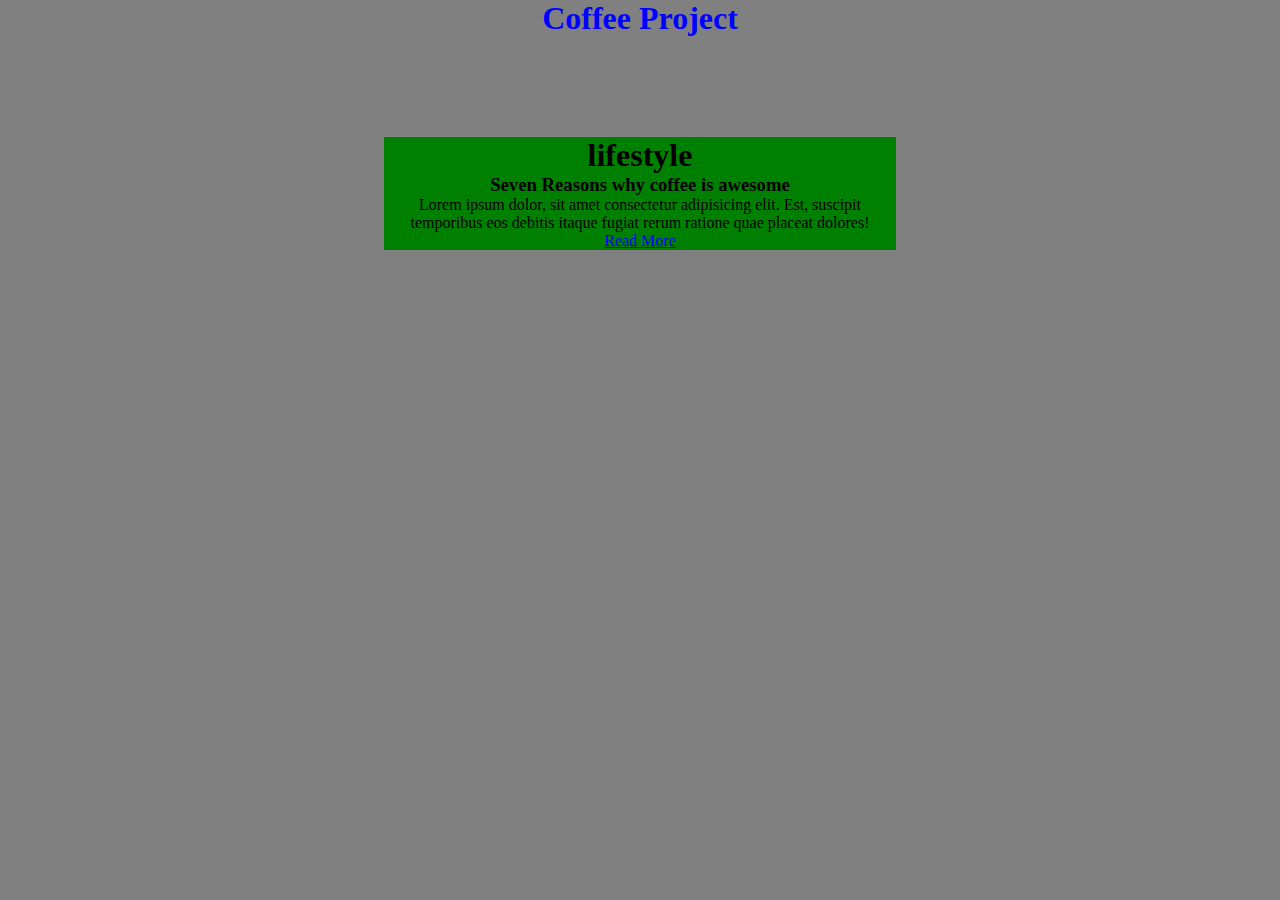
<file: index.html>
<!DOCTYPE html>
<html lang="en">
<head>
    <meta charset="UTF-8">
    <meta name="viewport" content="width=device-width, initial-scale=1.0">
    <title>Document</title>
    <link rel="stylesheet" href="styles.css">
</head>
<body>

<section>
    <div class="blog-title">
        <h1>Coffee Project</h1>
    </div>
    <div class="blog-center">
        <div class="blog-content">
            <h1>lifestyle</h1>
            <h3>Seven Reasons why coffee is awesome</h3>
            <p>Lorem ipsum dolor, sit amet consectetur adipisicing elit. Est, suscipit temporibus eos debitis itaque fugiat rerum ratione quae placeat dolores!</p>
            <a href="#">Read More</a>
        </div>
    </div>
    
</section>
    
</body>
</html>
</file>
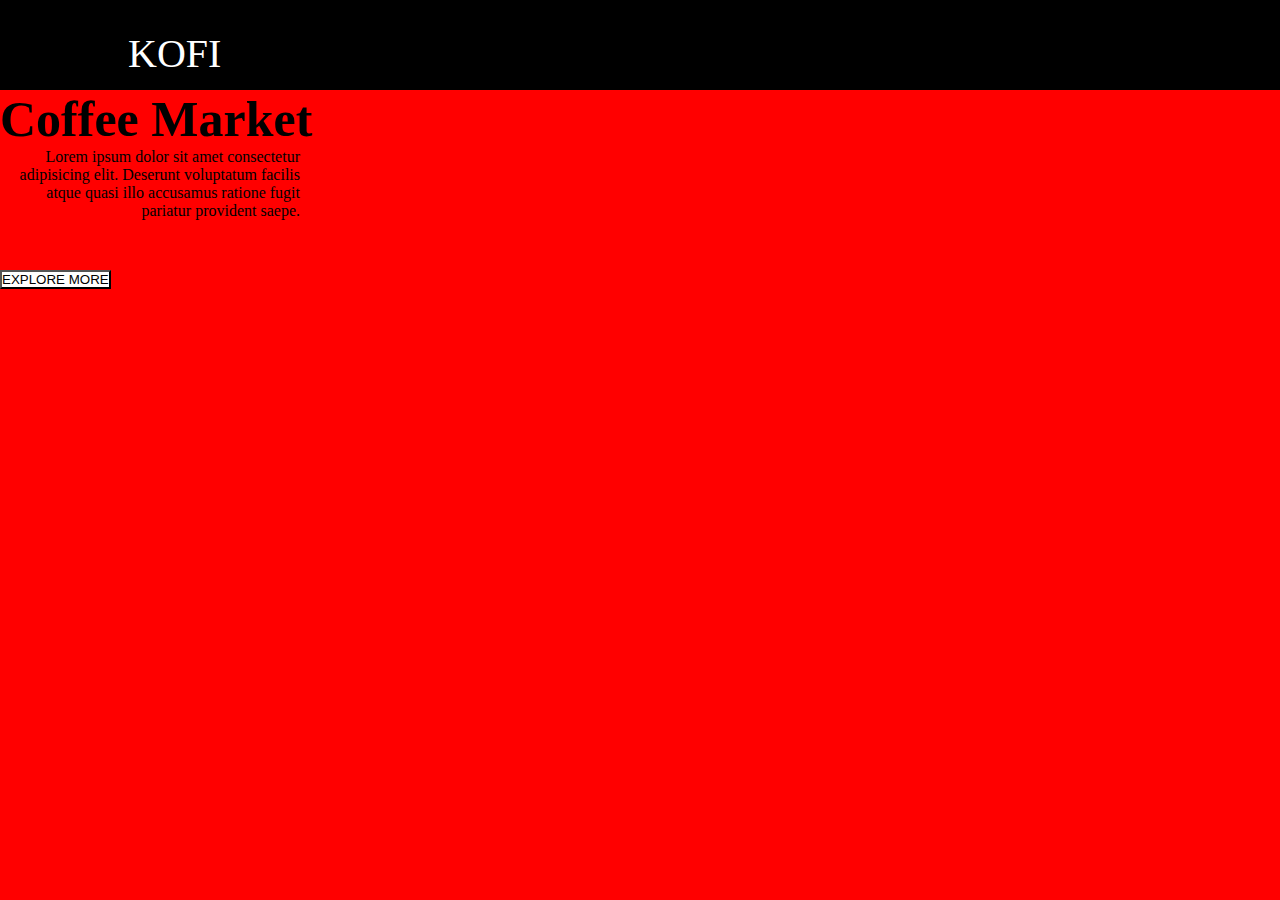
<file: background_images_center_2/index.html>
<!DOCTYPE html>
<html lang="en">
<head>
    <meta charset="UTF-8">
    <meta name="viewport" content="width=device-width, initial-scale=1.0">
    <link rel="stylesheet" href="styles.css">
    <title>Background Project 2</title>
<body>
    <div class="nav">
        <div class="nav-center">
            <span class="nav-title">kofi</span>
        </div>
    </div>
    <div class="hero">
        <div class="hero-center">
            <h2>Coffee Market</h2>
            <p>Lorem ipsum dolor sit amet consectetur adipisicing elit. Deserunt voluptatum facilis atque quasi illo accusamus ratione fugit pariatur provident saepe.</p>
            <button class="btn">Explore More</button>
        </div>
    </div>
</head>
<body>
    
</body>
</html>
</file>
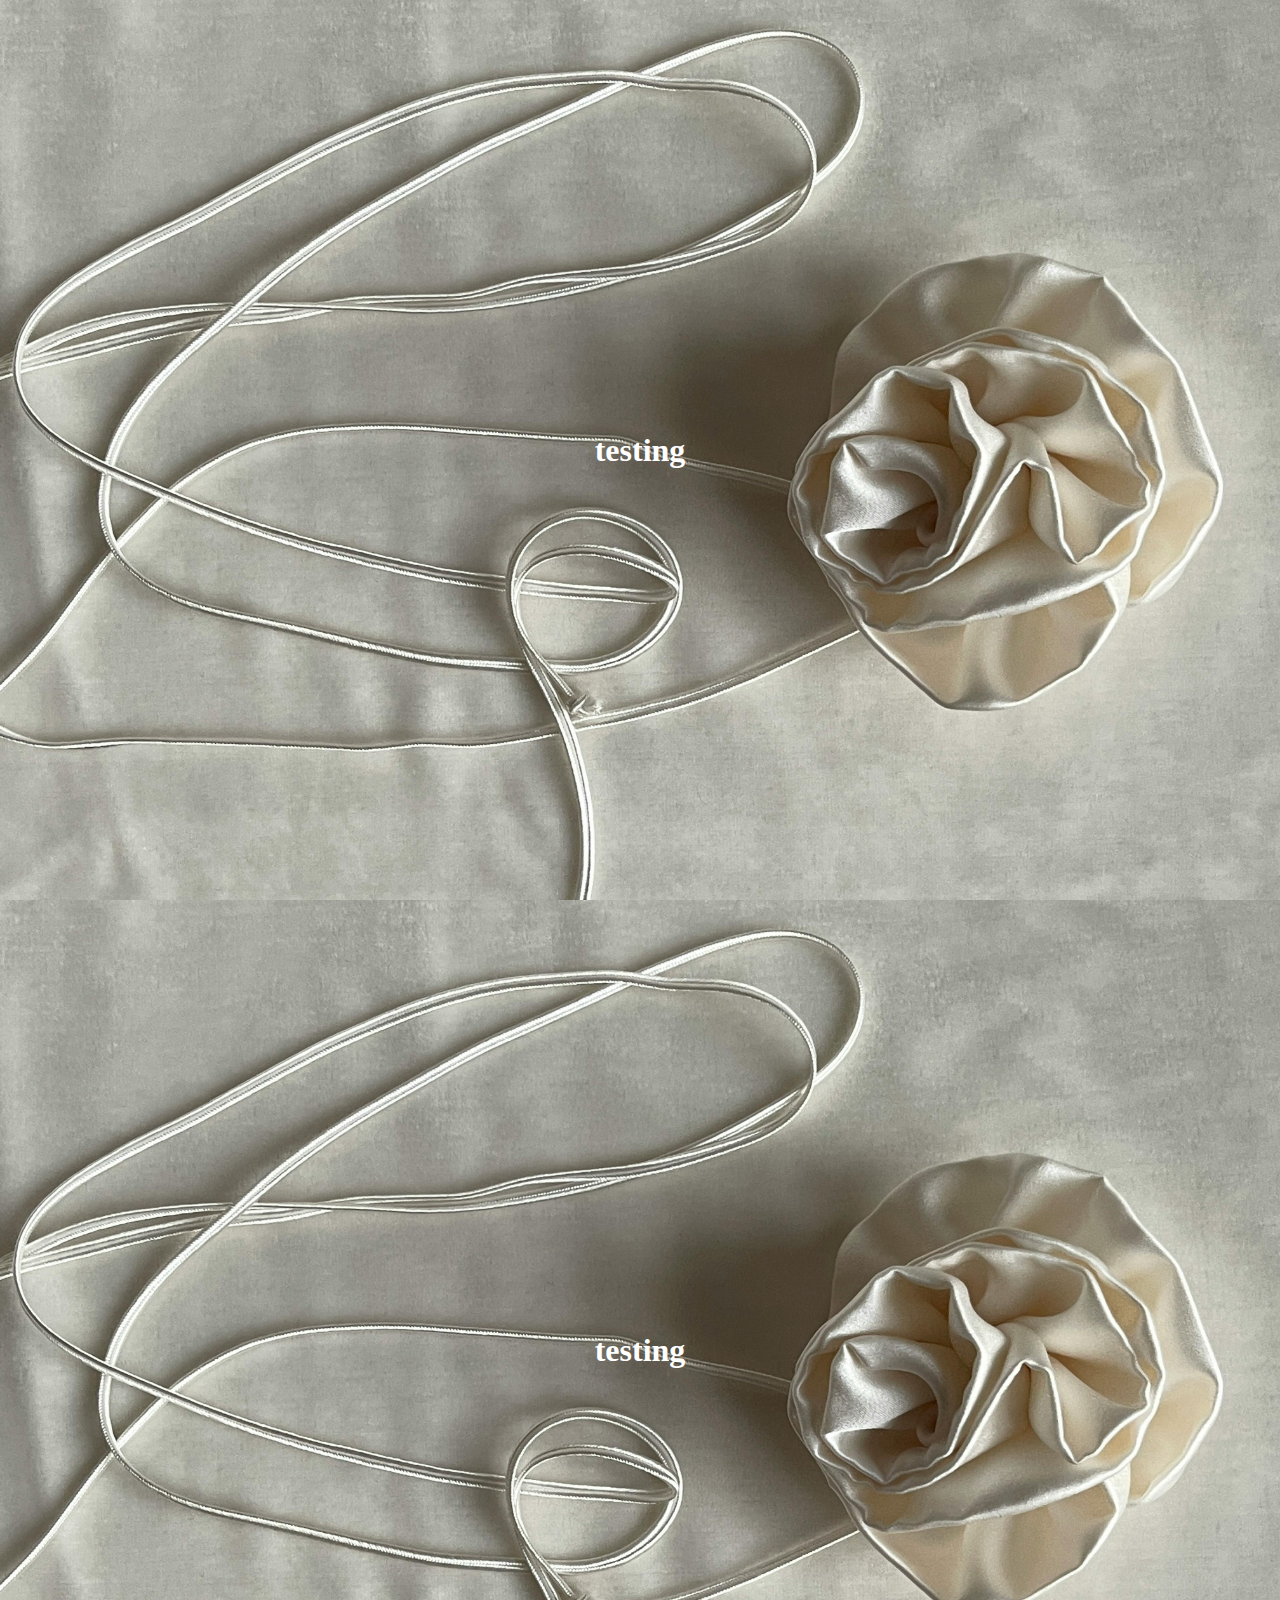
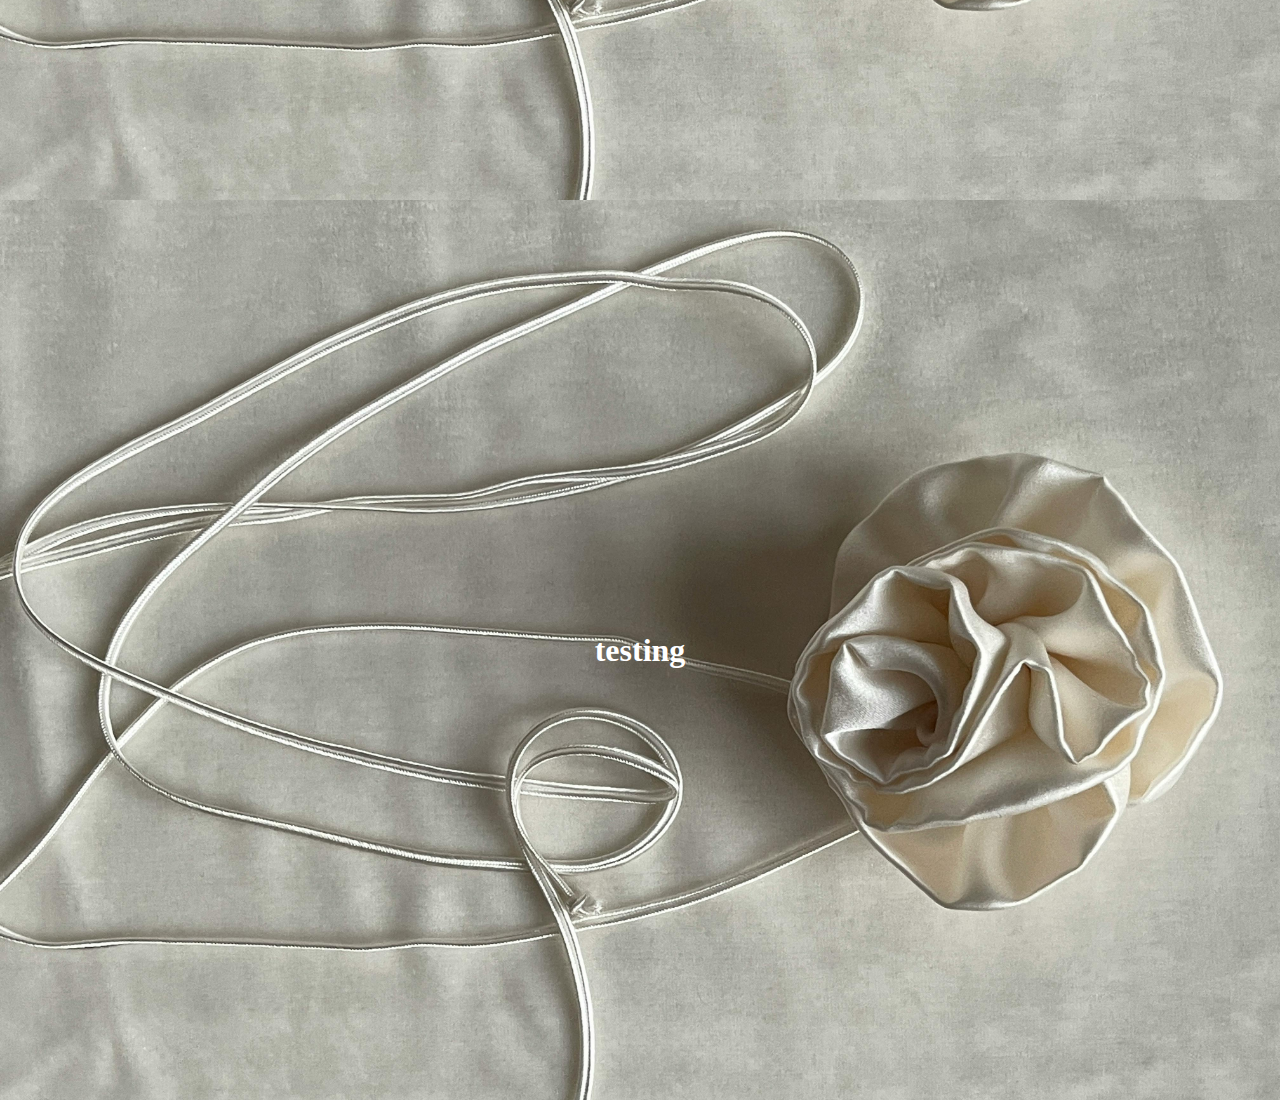
<file: background_images_project/index.html>
<!DOCTYPE html>
<html lang="en">
<head>
    <meta charset="UTF-8">
    <meta name="viewport" content="width=device-width,
 initial-scale=1.0">
    <title>Document</title>
    <link rel="stylesheet" href="styles.css">
</head>
<body>
    <div class="container">
        <div class="image_one">
            <h1>testing</h1>  
        </div>
        <div class="image_two">
            <h1>testing</h1>  
        </div>
        
        <div class="image_three">
            <h1>testing</h1>  
        </div>
        
    </div>
    
    
</body>
</html>
</file>
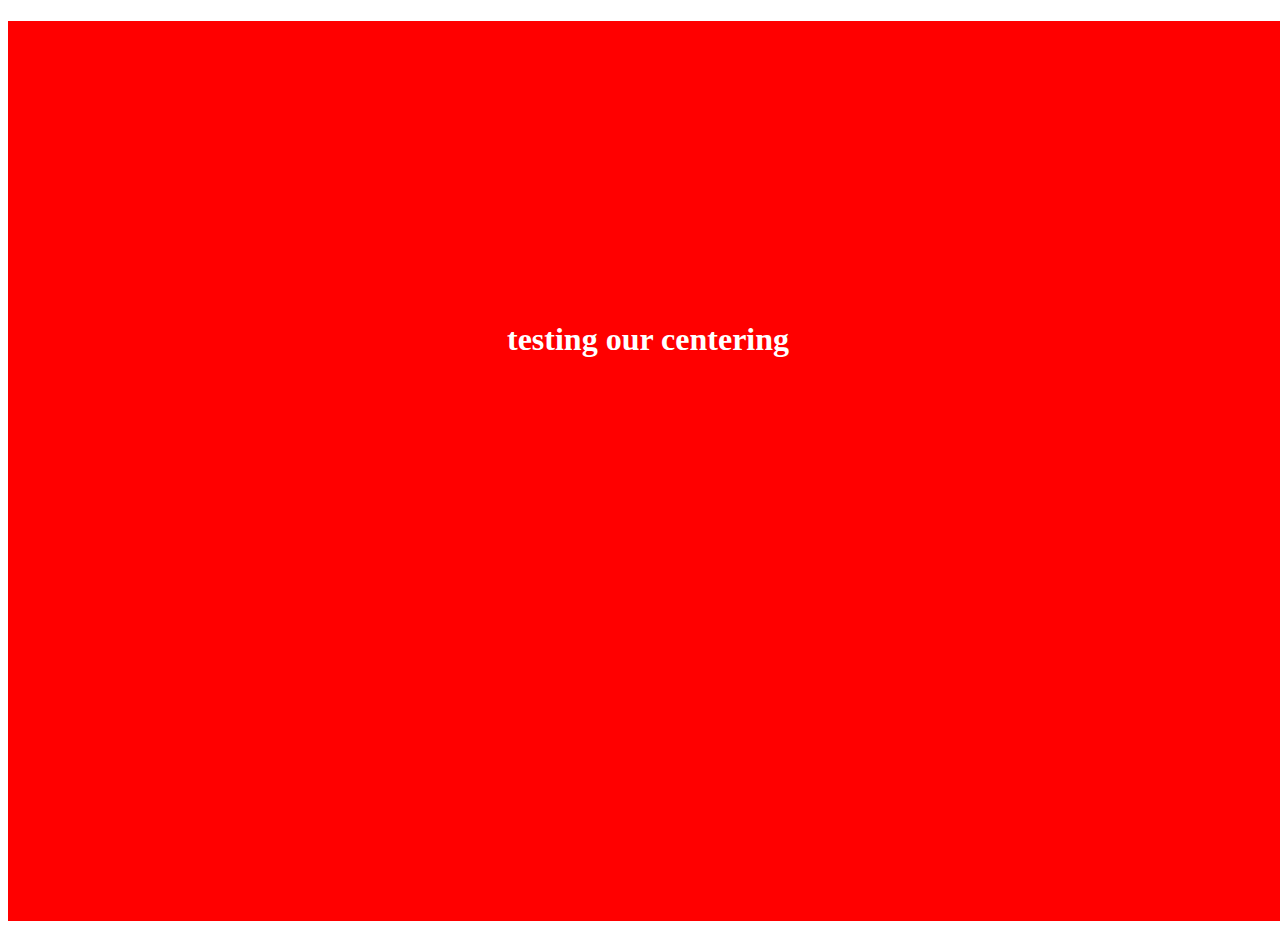
<file: centering_text/index.html>
<!DOCTYPE html>
<html lang="en">
<head>
    <meta charset="UTF-8">
    <meta name="viewport" content="width=device-width, initial-scale=1.0">
    <title>Centering Text</title>
    <link rel="stylesheet" href="styles.css">
</head>
<body>
    <div class="container">
        <h1>testing our centering</h1>
    </div>
    
</body>
</html>
</file>
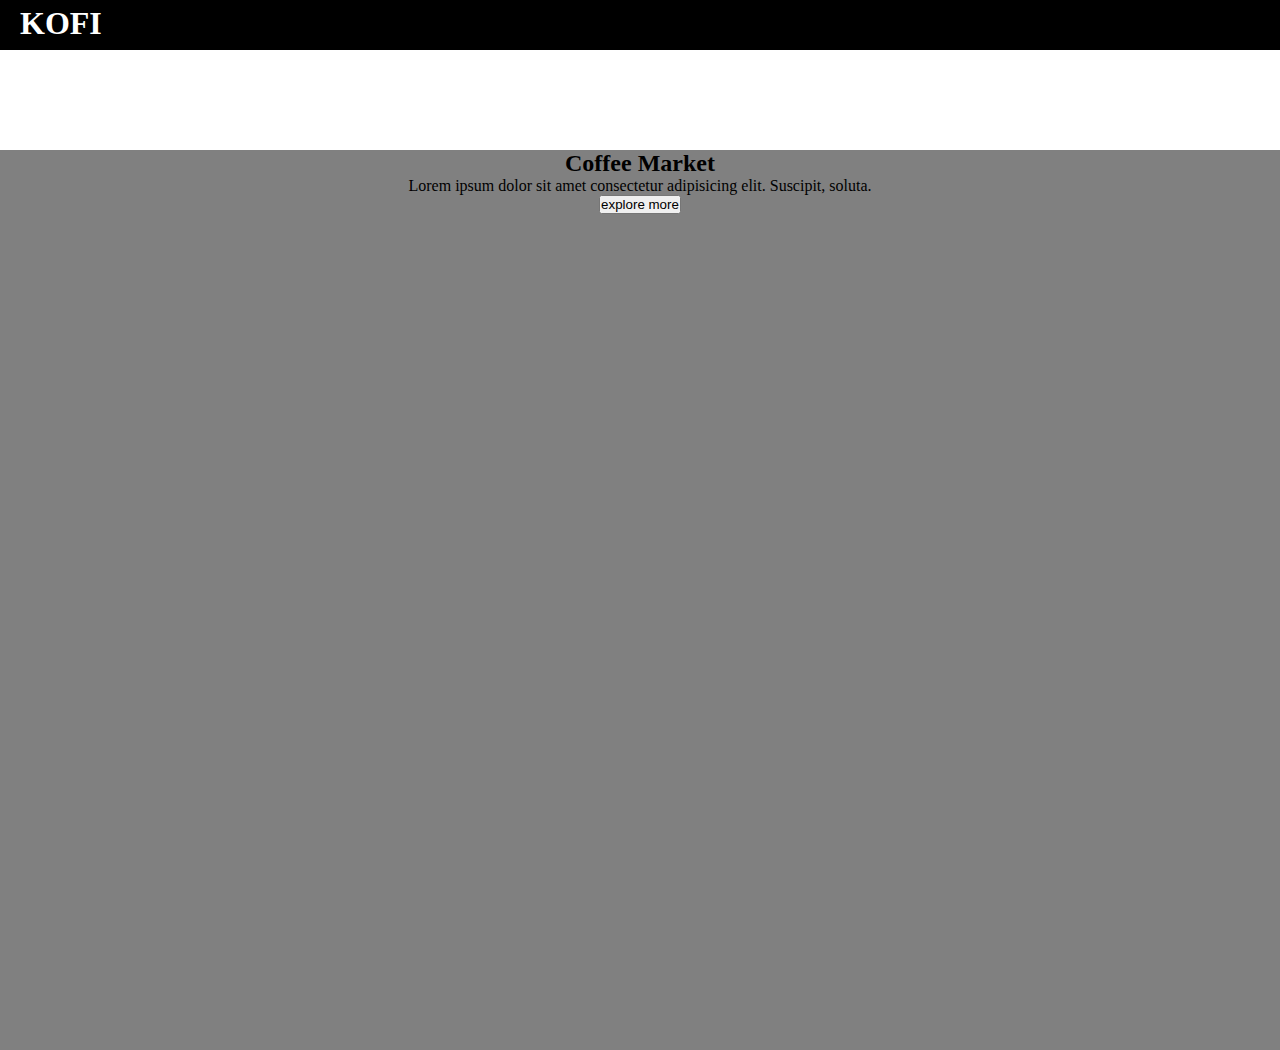
<file: coffee_project_2/index.html>
<!DOCTYPE html>
<html lang="en">
<head>
    <meta charset="UTF-8">
    <meta name="viewport" content="width=device-width, initial-scale=1.0">
    <title>Document</title>
    <link rel="stylesheet" href="styles.css">
</head>
<body>

<div class="container">
    <div class="nav">
        <h1>KOFI</h1>
    </div>
    <div class="main_container">
        <h2>Coffee Market</h2>
        <p>Lorem ipsum dolor sit amet consectetur adipisicing elit. Suscipit, soluta.</p>
        <button class="btn">explore more</button>
    </div>
</div>
    
</body>
</html>
</file>
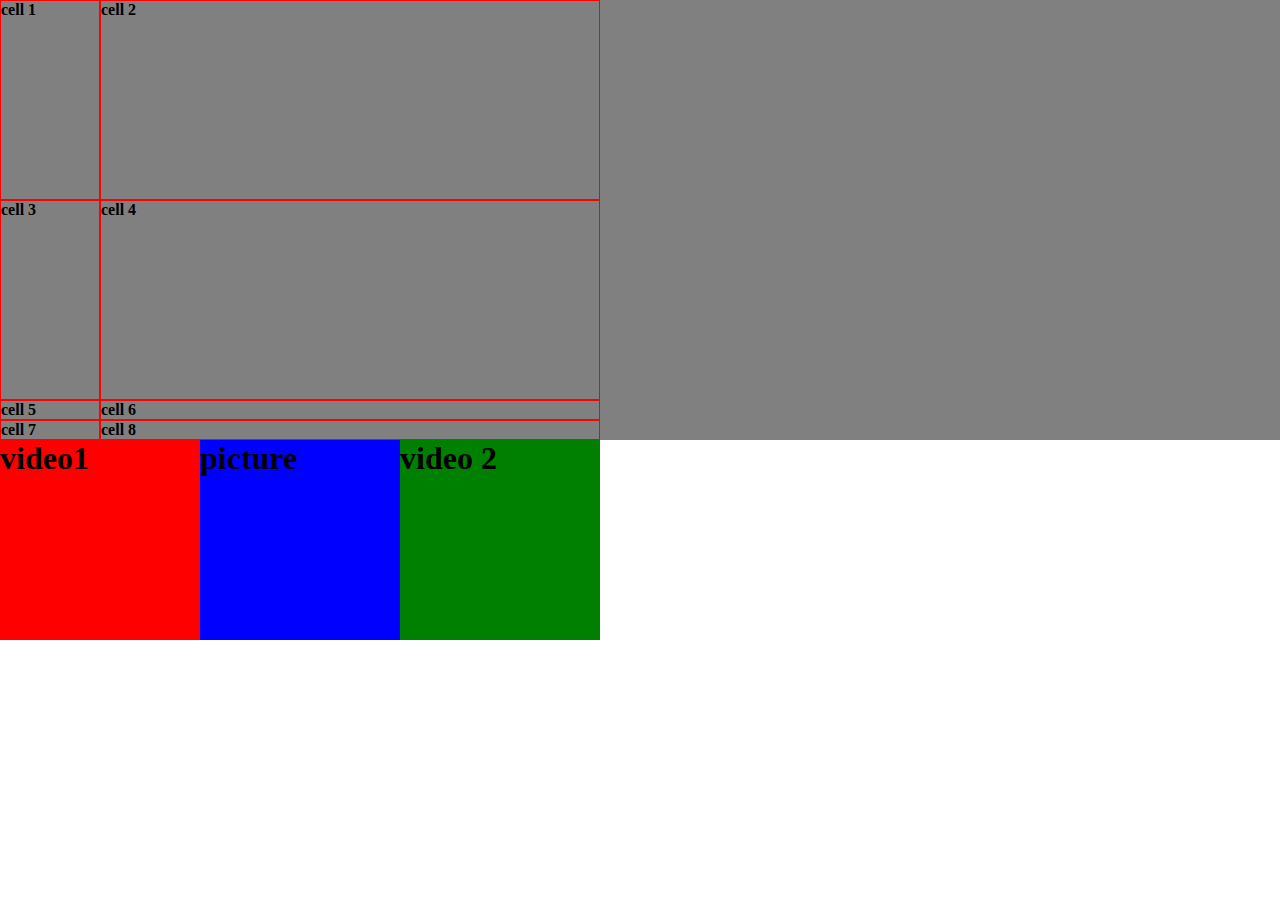
<file: css_grid/index.html>
<!DOCTYPE html>
<html lang="en">
<head>
    <meta charset="UTF-8">
    <meta name="viewport" content="width=device-width, initial-scale=1.0">
    <title>Document</title>
    <link rel="stylesheet" href="styles.css">
</head>
<body>
    <!--
    start grid
    -->
    <div class="container">
        <div class="cell">
            cell 1
        </div>
        <div class="cell">
            cell 2
        </div>
        <div class="cell">
            cell 3
        </div>
        <div class="cell">
            cell 4
        </div>

        <div class="cell">
            cell 5
        </div>
        <div class="cell">
            cell 6
        </div>
        <div class="cell">
            cell 7
        </div>
        <div class="cell">
            cell 8
        </div>
    </div>
            <!--TRP Video Setup-->

            <div class="grid_container">
                <div class="video1">
                    <h1>video1</h1>
                </div>
                <div class="imageone">
                    <h1>picture</h1>
                </div>
                <div class="video2">
                    <h1>video 2</h1>
                </div>
    
       
</body>
</html>
</file>
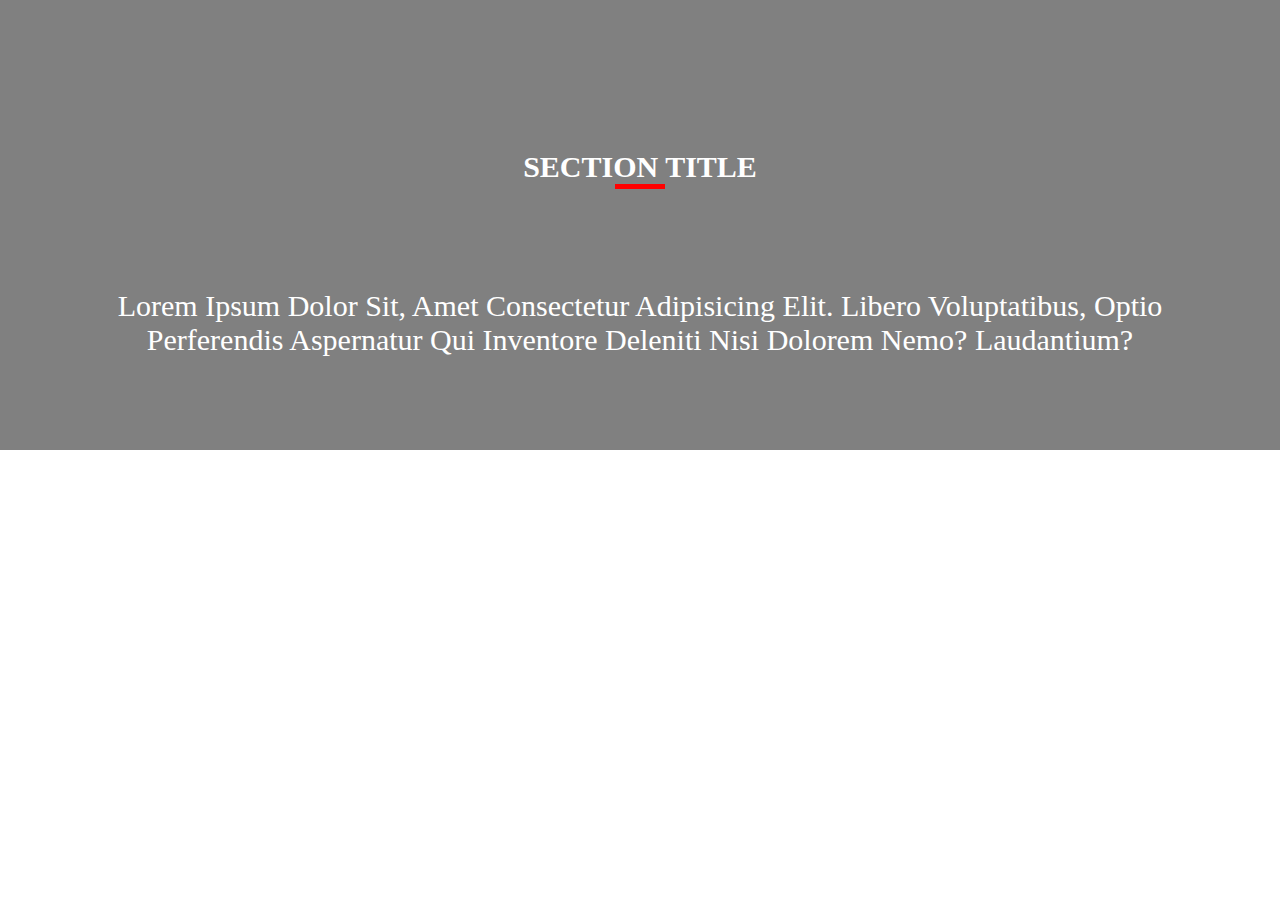
<file: display_property_project/index.html>
<!DOCTYPE html>
<html lang="en">
<head>
    <meta charset="UTF-8">
    <meta name="viewport" content="width=device-width, initial-scale=1.0">
    <link rel="stylesheet" href="styles.css">
    <title>Document</title>
</head>
<body>
    <section class="section">
        <section class="section-center">
            <div class="section_body">
                <h1>section title</h1>
                <div class="section_underline">

                </div>
        </div>
            <p>Lorem ipsum dolor sit, amet consectetur adipisicing elit. Libero voluptatibus, optio perferendis aspernatur qui inventore deleniti nisi dolorem nemo? Laudantium?</p>

        </section>
        
        
    </section>
</body>
</html>
</file>
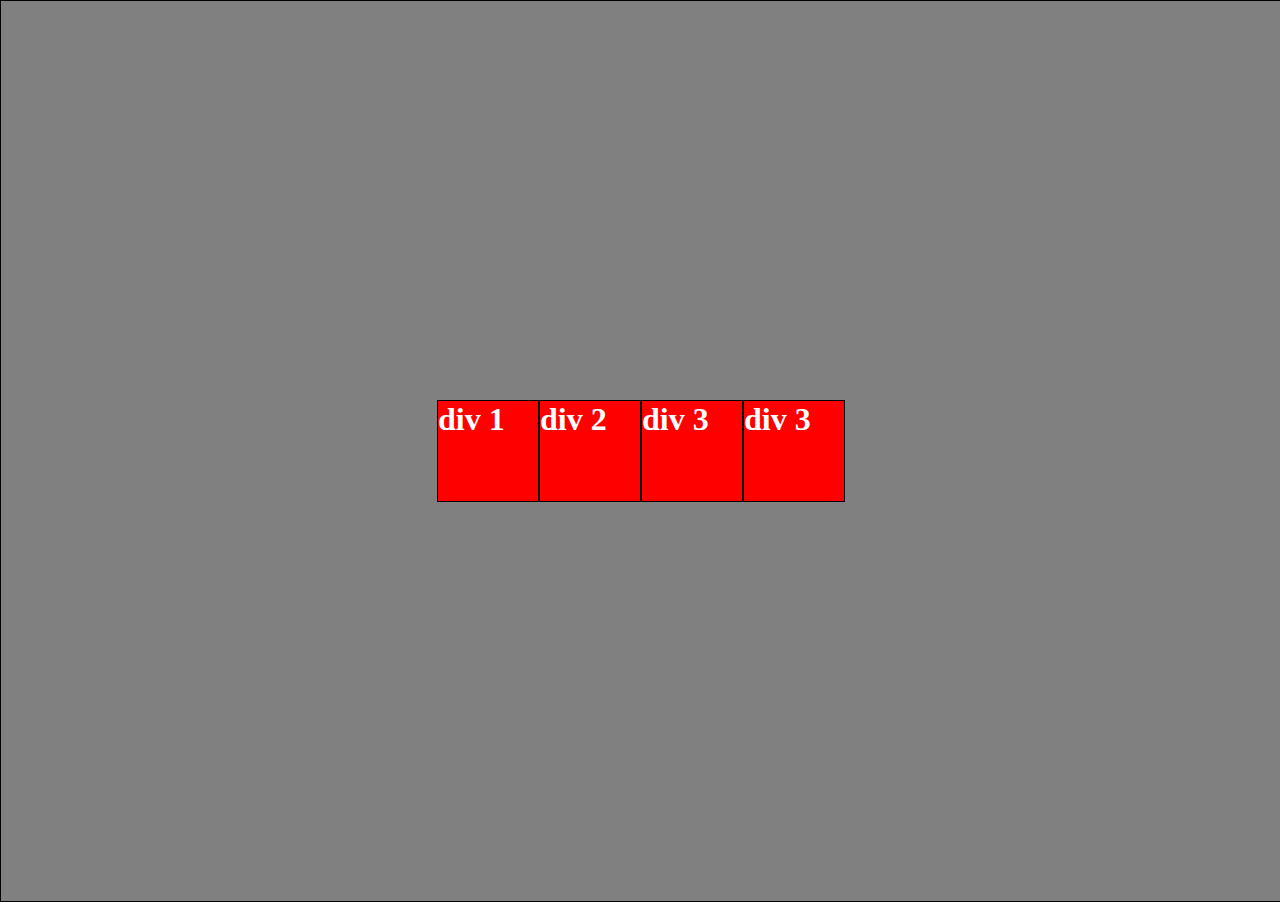
<file: floats_project/index.html>
<!DOCTYPE html>
<html lang="en">
<head>
    <meta charset="UTF-8">
    <meta name="viewport" content="width=device-width, initial-scale=1.0">
    <link rel="stylesheet" href="styles.css">
    <title>Document</title>
</head>
<body>
    <div class="container">
        <div class="float_right"><h1>div 1</h1></div>
        <div class="float_right"><h1>div 2</h1></div>
        <div class="float_right"><h1>div 3</h1></div>
        <div class="float_right"><h1>div 3</h1></div>
        
        
    </div>
        
</body>
</html>
</file>
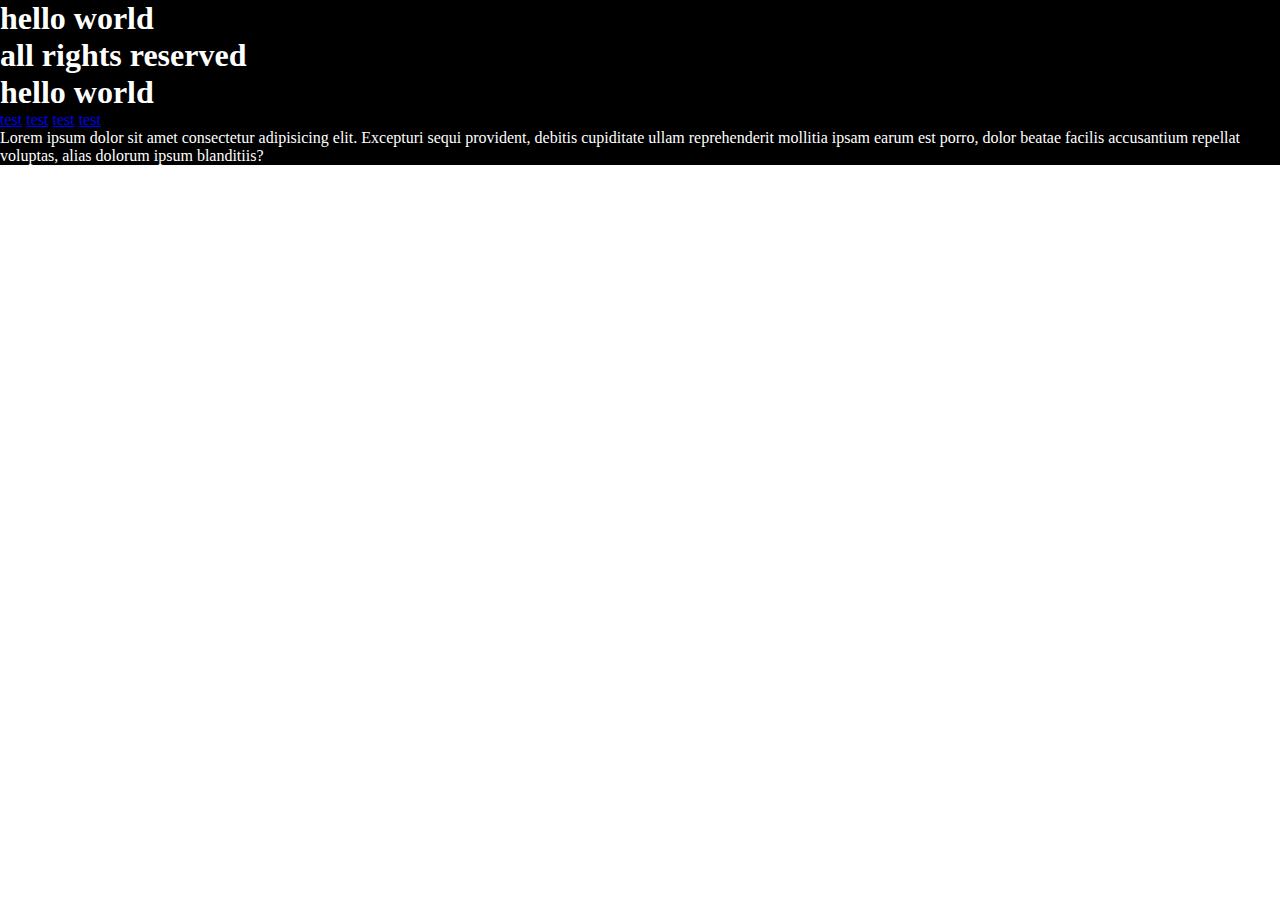
<file: footer_centered/index.html>
<!DOCTYPE html>
<html lang="en">
<head>
    <meta charset="UTF-8">
    <meta name="viewport" content="width=device-width, initial-scale=1.0">
    <link rel="stylesheet" href="styles.css">
    <title>Document</title>
</head>
<body>
    <footer>
        <div class="center">
            <h1>hello world</h1>
            <h1>all rights reserved</h1>
            <h1>hello world</h1>
            <div class="social_icons">
                <a href="test">test</a>
                <a href="test">test</a>
                <a href="test">test</a>
                <a href="test">test</a>
            
            </div>
            <div class="text-container">
                <p>Lorem ipsum dolor sit amet consectetur adipisicing elit. Excepturi sequi provident, debitis cupiditate ullam reprehenderit mollitia ipsam earum est porro, dolor beatae facilis accusantium repellat voluptas, alias dolorum ipsum blanditiis?</p>
            </div>
            
        </div>
    </footer>
    
</body>
</html>
</file>
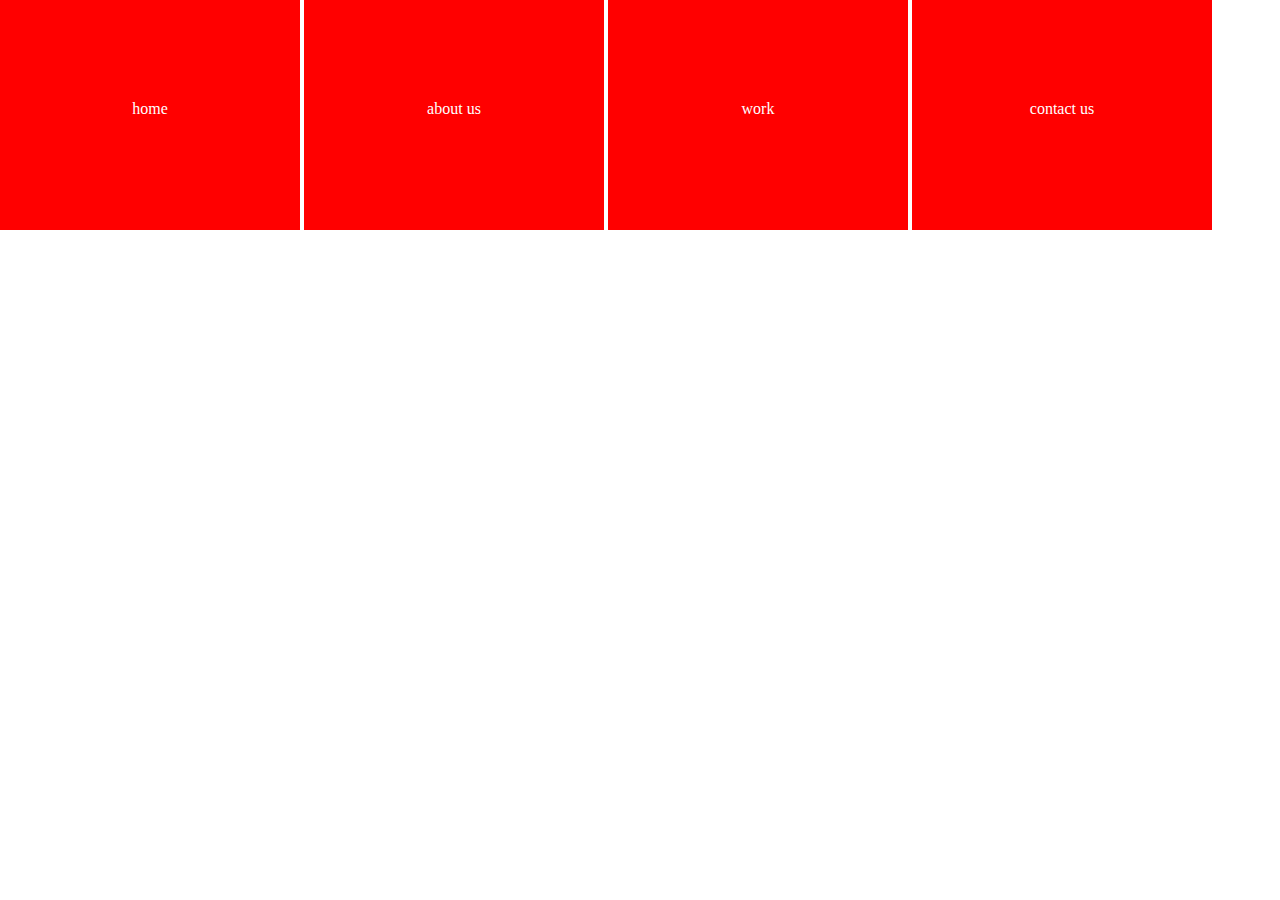
<file: nav_bar_easy/index.html>
<!DOCTYPE html>
<html lang="en">
<head>
    <meta charset="UTF-8">
    <meta name="viewport" content="width=device-width, initial-scale=1.0">
    <link rel="stylesheet" href="styles.css">
    <title>Document</title>
</head>
<body>
    <div class="container">
        <ul>
            <li><a href="#" target="_blank" rel="noopener noreferrer">home</a></li>
            
            <li><a href="#" target="_blank" rel="noopener noreferrer">about us</a></li>
            
            <li><a href="#" target="_blank" rel="noopener noreferrer">work</a></li>
            
            <li><a href="#" target="_blank" rel="noopener noreferrer">contact us</a></li>
        </ul>
    </div>
</body>
</html>
</file>
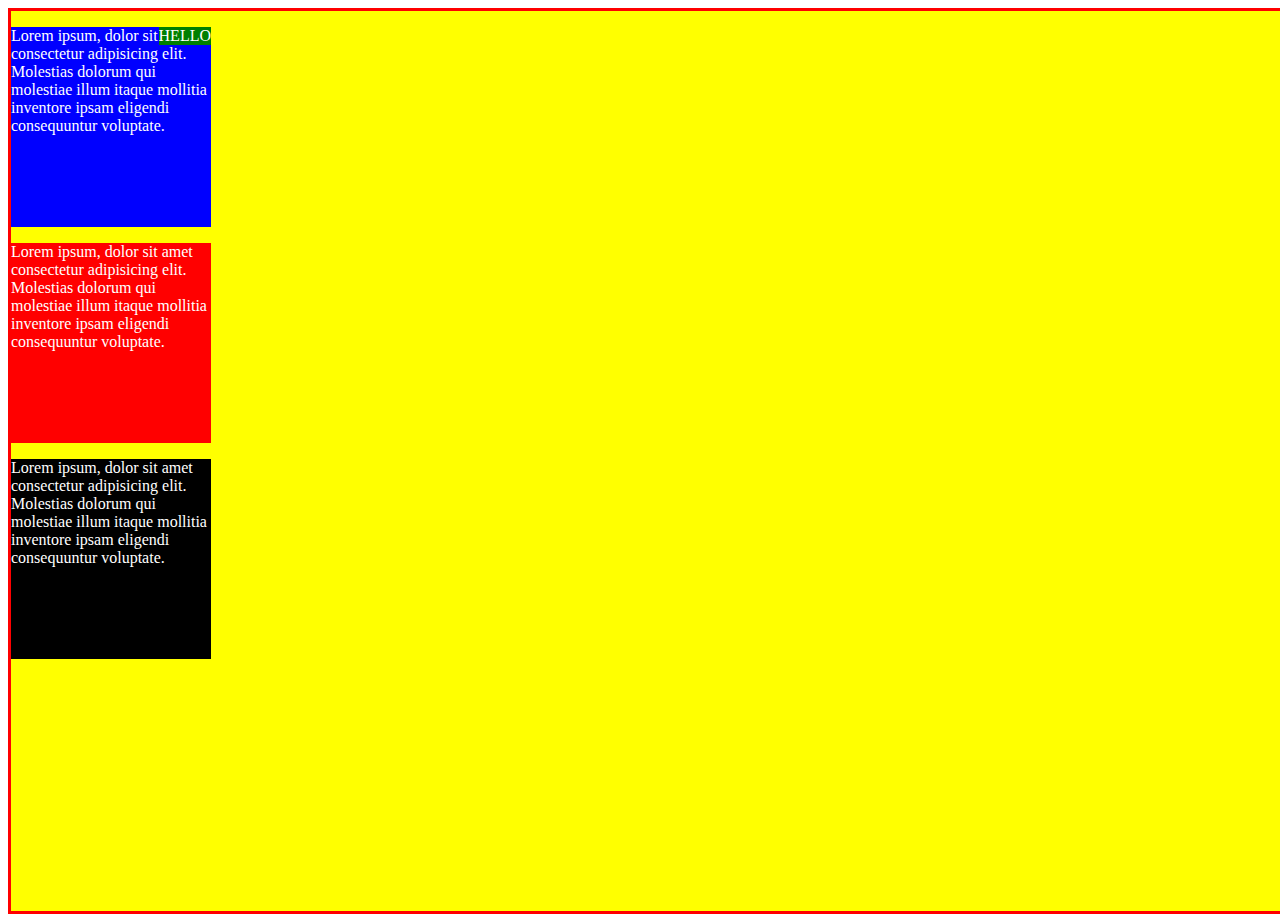
<file: positioning_project/index.html>
<!DOCTYPE html>
<html lang="en">
<head>
    <meta charset="UTF-8">
    <meta name="viewport" content="width=device-width, initial-scale=1.0">
    <link rel="stylesheet" href="styles.css">
    <title>Positioning Project</title>
</head>
<body>

    <div class="container">
        <div class="box1"> <p>Lorem ipsum, dolor sit amet consectetur adipisicing elit. Molestias dolorum qui molestiae illum itaque mollitia inventore ipsam eligendi consequuntur voluptate.</p><span class="span">Hello</span>
        </div>
        <div class="box2"> <p>Lorem ipsum, dolor sit amet consectetur adipisicing elit. Molestias dolorum qui molestiae illum itaque mollitia inventore ipsam eligendi consequuntur voluptate.</p>
        </div>
        <div class="box3"> <p>Lorem ipsum, dolor sit amet consectetur adipisicing elit. Molestias dolorum qui molestiae illum itaque mollitia inventore ipsam eligendi consequuntur voluptate.</p>
        </div>
    </div>
    
</body>
</html>
</file>
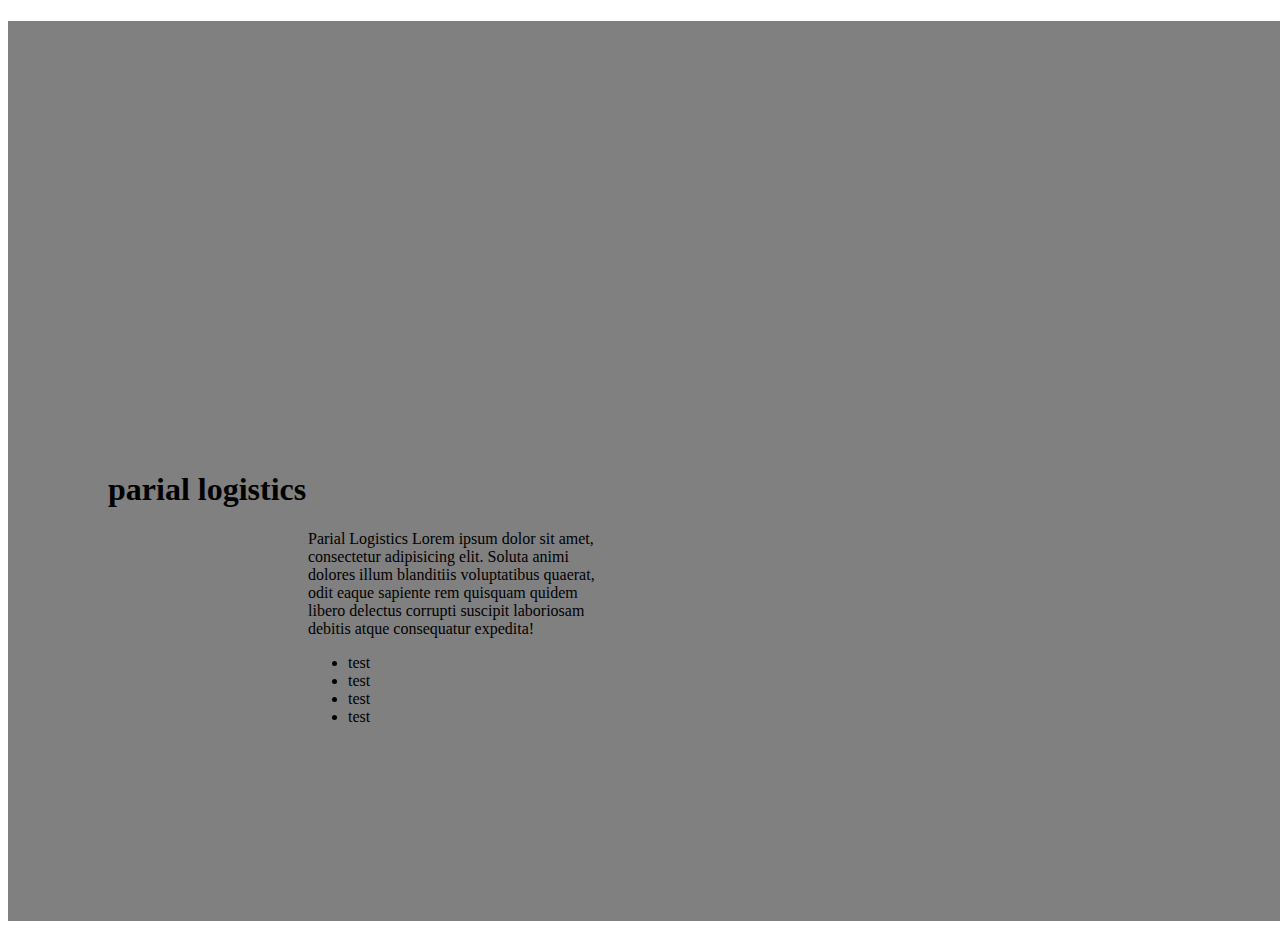
<file: background_images_project/parian_logistics/index.html>
<!DOCTYPE html>
<html lang="en">
<head>
    <meta charset="UTF-8">
    <meta name="viewport" content="width=device-width, initial-scale=1.0">
    <title>Parian Logistics</title>
    <link rel="stylesheet" href="styles.css">
</head>
<body>
    <div class="container">
        <div class="logo">
            <h1>parial logistics</h1>
        </div>

        <div class="header">
            <p>Parial Logistics Lorem ipsum dolor sit amet, consectetur adipisicing elit. Soluta animi dolores illum blanditiis voluptatibus quaerat, odit eaque sapiente rem quisquam quidem libero delectus corrupti suscipit laboriosam debitis atque consequatur expedita!</p>

            <ul>
                <li>test</li>
                <li>test</li>
                <li>test</li>
                <li>test</li>
            </ul>
        </div>
    </div>
    
</body>
</html>
</file>
<file: styles.css>
* {
    margin: 0px;
    padding: 0px;
}
section {
    height: 100vh;
    width: 100vw;
    background-color: gray;
}

.blog-title h1 {
    color: blue;
    text-align: center;
    margin-bottom: 100px;

}

.blog-center {
    width: 40vw;

    background-color: green;
    margin: 0px auto;
    
}

.blog-content {
    text-align: center;

}
</file>
<file: background_images_center_2/styles.css>
* {
    margin:0px;
    padding: 0px;
    box-sizing: border-box;
}


.nav {
    height: 10vh;
    width: 100vw;
    background-color: black;
    padding-top: 30px;
    
}

.nav-center {
    width: 80vw;
    margin: 0px auto;
}

.nav-title {
    color: white;
    text-transform: uppercase;    
    font-size: 40px;
    
}

.hero {
    width: 100vw;
    margin: 0 auto;
    height: calc(100vh - 10vh);
    background-color: red;
    max-width: 100vw;
}

h2 {
    font-size: 50px;
    
}

p {
    max-width: 300px;
    text-align: right;
}

.btn {
    margin-top: 50px;
    background-color: white;
    text-transform: uppercase;
    
}
</file>
<file: background_images_project/styles.css>
* {
    margin: 0px;
    padding: 0px;
}

.container {
    min-height: 100vh;
    color: white;
    
}


.image_one {
    height: 100vh;
    width: 100vw;
    background-image: url("./images/image-one.jpg");
    background-repeat: no-repeat;
    background-position: center;
    background-size: cover;
    display: flex;
    align-items:center;
    justify-content: center;
}


.image_two {
    height: 100vh;
    width: 100vw;
    background-image: url("./images/image-one.jpg");
    background-repeat: no-repeat;
    background-position: center;
    background-size: cover;
    display: flex;
    align-items:center;
    justify-content: center;
}



.image_three {
     height: 100vh;
    width: 100vw;
    background-image: url("./images/image-one.jpg");
        background-repeat: no-repeat;
    background-size: cover;
    background-position: center;
    display: flex;
    align-items:center;
    justify-content: center;
}
</file>
<file: centering_text/styles.css>
.container {
    height: 100vh;
    width: 100vw;
    background-color: red;
}

h1 { 
    text-align: center;
    padding-top: 300px;
    color: white;
}
</file>
<file: coffee_project_2/styles.css>
* { 
    margin: 0px;
    padding: 0px;
}

.nav {
    background-color: black;
    height: 50px;
    width: 100vw;

}

.nav h1 {
    color: white;
    text-transform: uppercase;
    padding-left: 20px;
    text-align: left;
    padding-top: 5px;
}

.main_container {
    height: 100vh;
    width: 100vw;
    background: gray;
    text-align: center;
    margin-top: 100px;
    
}


.main_container {
    text
}
</file>
<file: css_grid/styles.css>
* {
    padding:0px;
    margin: 0px;
    box-sizing: border-box;
}

.container {
    background-color: grey;
    display: grid;
    grid-template-columns: 100px 500px;
    grid-template-rows:  200px 200px;
    

}

.cell {
    border: 1px solid red;
    font-weight: bold;
}

.grid_container {
    display:grid;
    grid-template-columns: 200px 200px 200px;
    grid-template-rows: 200px;
}

.video1 {
    background: red;
}
    

.imageone {
    background: blue;
}
    
.video2 {
    background: green;
}
</file>
<file: display_property_project/styles.css>
* {
    margin:0px;
    padding: 0px;
}


section {
    background-color: grey;
    height: 50vh;
    width: 100vw;
    text-align: center;
}

.section-center {
    width: 90vw;
    margin: 0 auto;
}

.section_body {
    padding-top: 150px;
}

h1, p {
    font-size: 30px;
    color: white;
}

h1{

    text-transform: uppercase;
}

.section_underline {
    border-top: solid 5px red;
    width: 50px;
    margin: 0px auto;

}

p { 
    padding-top: 100px;
    text-transform: capitalize;
}
</file>
<file: floats_project/styles.css>
* {
    margin: 0px;
    padding: 0px;
}

.container {
    height: 100vh;
    width: 100vw;
    background-color: grey;
    display: flex;
    justify-content: center;
    align-items: center;
}
div {
    height: 100px;
    width: 100px;
    background-color: red;
    border: 1px solid black;
    text-align: left;
}

h1 {
    color: white;
}


.float_left {
    float: left;
}

.float_right {
    float: right;
}
.clear_both {
    clear:both;
}
</file>
<file: footer_centered/styles.css>
* {
    margin:0px;
    padding: 0px;
    
}


footer {
    background-color: black;
    width: 100vw;
    color: white;
}

.center {
    text-align: left;
    
}
</file>
<file: nav_bar_easy/styles.css>
* {
    margin: 0px;
    padding: 0px;
}

ul {
    margin: 0px auto;
}
ul li a {
    background-color:red;
    color: white;
    text-decoration: none;
    margin: 0px auto;
    
}

ul li {
    background-color: red;
    height: 30px;
    width: 100px;
    padding: 100px;
    list-style: none;
    display: inline-block;
    text-align: center;
    margin: 0px auto;
}
</file>
<file: positioning_project/styles.css>
.container {
    background-color: yellow;
    border: 3px solid red;
    width: 100vw;
    height: 100vh;
}

.box1, .box2, .box3 {
    height: 200px;
    width: 200px;
    color: white;
}

.box1 {
    background-color: blue;
    position: relative;
}

.box2 { 
    background-color: red;
    
}

.box3 { 
    background-color: black;
}

.span {
    background: green;
    color: white;
    text-transform: uppercase;
    position: absolute;
    top: 0px;
    right: 0px;
    
}
</file>
<file: background_images_project/parian_logistics/styles.css>
.container  {
    height: 100vh;
    width: 100vw;
    background-color: gray;
}

.logo h1 {
    padding-top: 50vh;
    padding-left: 100px;
}

.header p {
    max-width: 300px;
    margin-left: 300px;
}

ul {
    margin-left: 300px;
}
</file>
